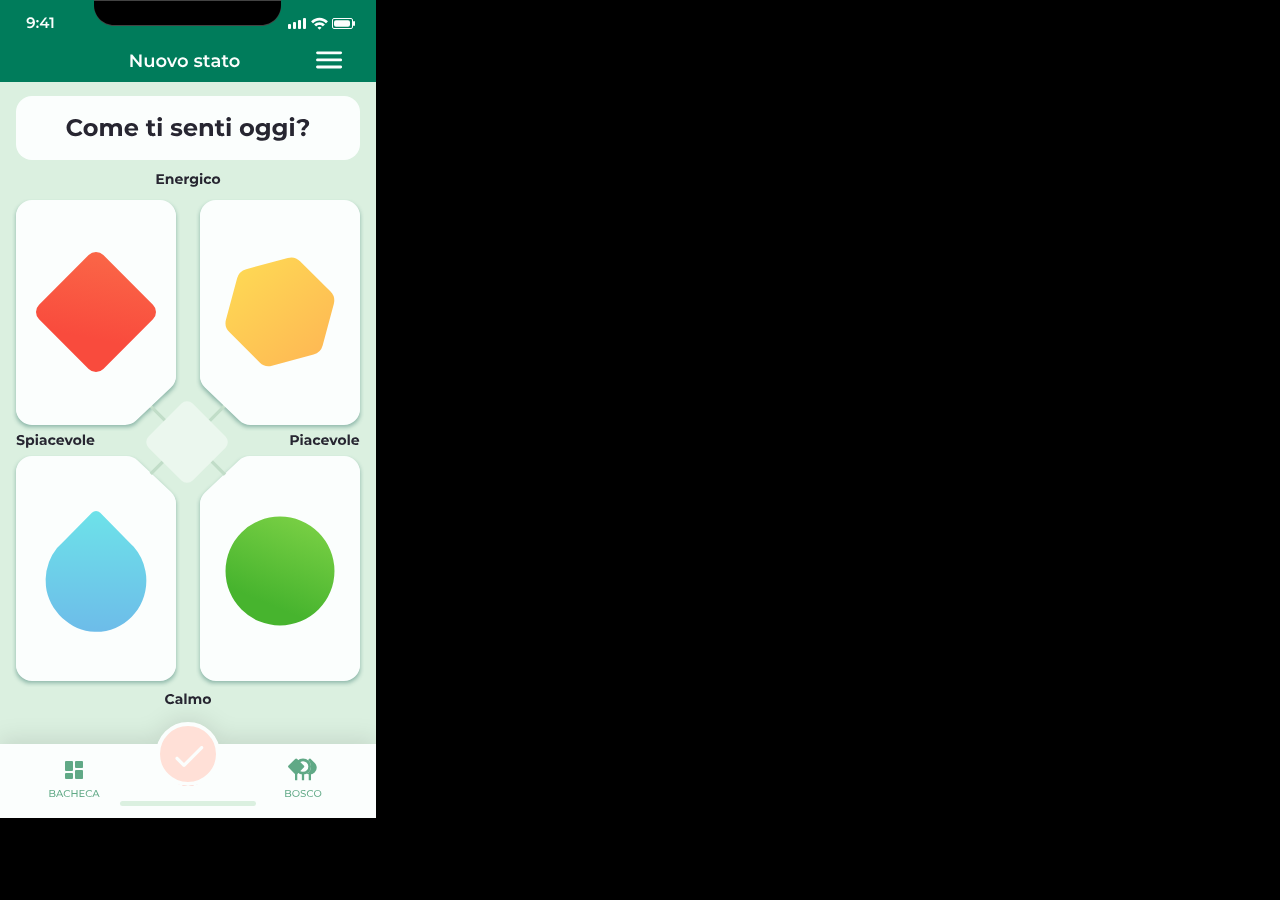
<file: app/index.html>
<!DOCTYPE html>
<html lang="en">
    <head>
        <script src="assets/js/jquery.min.js"></script>
        <meta name="Luca Meneguzzo">
        <title>Come ti senti oggi?</title>
        <link href="css/style.css" rel="stylesheet">
        <style>
        :root { --scale_popup: 1;
                --scale_chioma_1: 1;
                --scale_chioma_2: 1;
                --scale_chioma_3: 1;
                } /*Questa variabile mi servirà per i pop_up e per la dimensione finale delle chiome (dell'albero generato)*/
        </style>
    </head>
    <body style="padding: 0px; margin: 0px; background: #000000; overflow: hidden;">
        <section style="width: 376px; height: 812px; z-index: 0;">
            <div>
                <!-- Copertine -->
                <a><img src="assets/UI_sfondo.svg" style="width: 376px; height: 812px; z-index: 0; display: block;"></a>
                <a><img id="spiacevole_energico" class="posizione_copertine" src="assets/UI_non_espanso/spiacevole_energco.svg"></a>
                <a><img id="piacevole_energico" class="posizione_copertine" src="assets/UI_non_espanso/piacevole_energico.svg"></a>
                <a><img id="piacevole_calmo" class="posizione_copertine" src="assets/UI_non_espanso/piacevole_calmo.svg"></a>
                <a><img id="spiacevole_calmo" class="posizione_copertine" src="assets/UI_non_espanso/spiacevole_calmo.svg"></a>
                <a><img id="centro" class="posizione_copertine" src="assets/UI_non_espanso/centro.svg"></a>
                <!-- Navbar/Topbar-->
                <!-- ATTENTO,la funzione .show che serve per passare da dispay none a block funziona solo sell'id è dentro all'img! (dentro al <> che contiene il dispaly
                se il # lo tengo nel <a>, allora .show non funzionerà). fadeOut e fadeIn fanno la stessa cosa, solo con un'animazione-->
                <a><img id="navbar" class="posizione_UI" src="assets/albero/navbar_vuota.svg"></a>
                <a><img id="done_attivo" class="posizione_UI" src="assets/bottoni/abottone_done_attivo.svg"></a>
                <a><img id="done_inattivo" class="posizione_UI" src="assets/bottoni/abottone_done_inattivo.svg"></a>
                <a><img id="restart" class="posizione_UI" src="assets/bottoni/abottone_restart_attivo.svg"></a>
                <a><img id="topbar" class="posizione_UI" src="assets/bottoni/topbar.svg"></a>
                <a><img id="topbar_nerino" class="posizione_UI" src="assets/bottoni/topbar_nerino.svg"></a>
                <!-- albero -->
                <!-- UI -->
                <a><img id="sfondo_albero" class="posizione_UI" src="assets/albero/sfondopng_albero.png"></a>
                <a><img id="tronco" class="posizione_UI" src="assets/albero/tronco.svg"></a>
                <!-- 1 -->
                <a><img id="giallo_1" class="chiome_1" src="assets/albero/giallo_big.svg"></a>
                <a><img id="verde_1" class="chiome_1" src="assets/albero/verde_big.svg"></a>
                <a><img id="blu_1" class="chiome_1" src="assets/albero/blu_big.svg"></a>
                <a><img id="rosso_1" class="chiome_1" src="assets/albero/rosso_big.svg"></a>
                <!-- 2 -->
                <a><img id="giallo_2" class="chiome_2" src="assets/albero/giallo_small.svg"></a>
                <a><img id="verde_2" class="chiome_2" src="assets/albero/verde_small.svg"></a>
                <a><img id="blu_2" class="chiome_2" src="assets/albero/blu_small.svg"></a>
                <a><img id="rosso_2" class="chiome_2" src="assets/albero/rosso_small.svg"></a>
                <!-- 3 -->
                <a><img id="giallo_3" class="chiome_3" src="assets/albero/giallo_small.svg"></a>
                <a><img id="verde_3" class="chiome_3" src="assets/albero/verde_small.svg"></a>
                <a><img id="blu_3" class="chiome_3" src="assets/albero/blu_small.svg"></a>
                <a><img id="rosso_3" class="chiome_3" src="assets/albero/rosso_small.svg"></a>
                <!-- popup -->
                <a><img id="popup_sfondo" class="pop_up" src="assets/popup/popup_sfondo.svg" ></a>
                <a><img id="popup_card" class="pop_up" src="assets/popup/popup_card.svg" ></a>
                <a><img id="popup_done" class="pop_up" src="assets/popup/popup_done.svg" ></a> <!-- draggable="false"; mi permette di rendere non dragable le img nel popup, impedendo meglio un bug con il "onmouseup"-->
                <a><img id="popup_giallo" class="pop_up" onmousedown="timer()" onmouseup="no_timer()" draggable="false" src="assets/popup/popup_giallo.svg" ></a>
                <a><img id="popup_verde" class="pop_up" onmousedown="timer()" onmouseup="no_timer()" draggable="false" src="assets/popup/popup_verde.svg" ></a>
                <a><img id="popup_rosso" class="pop_up" onmousedown="timer()" onmouseup="no_timer()" draggable="false" src="assets/popup/popup_rosso.svg" ></a>
                <a><img id="popup_blu" class="pop_up" onmousedown="timer()" onmouseup="no_timer()" draggable="false" src="assets/popup/popup_blu.svg" ></a>
                <div id="popup_barra_sfondo" class="pop_up"></div>
                <div id="popup_barra_progresso" class="pop_up"></div>

            </div>
            <div>
                <!-- Bottoni -->
                <!-- verde_bottoni -->
                <a><img id="v1" class="posizione_bottoni" src="assets/bottoni/verde_rilassato.svg"></a>
                <a><img id="v2" class="posizione_bottoni" src="assets/bottoni/verde_spensierato.svg"></a>
                <a><img id="v3" class="posizione_bottoni" src="assets/bottoni/verde_sereno.svg"></a>
                <a><img id="v4" class="posizione_bottoni" src="assets/bottoni/verde_calmo.svg"></a>
                <!-- blu_bottoni -->
                <a><img id="b1" class="posizione_bottoni" src="assets/bottoni/blu_annoiato.svg"></a>
                <a><img id="b2" class="posizione_bottoni" src="assets/bottoni/blu_stanco.svg"></a>
                <a><img id="b3" class="posizione_bottoni" src="assets/bottoni/blu_malinconico.svg"></a>
                <a><img id="b4" class="posizione_bottoni" src="assets/bottoni/blu_triste.svg"></a>
                <!-- rosso_bottoni -->
                <a><img id="r1" class="posizione_bottoni" src="assets/bottoni/rosso_nervoso.svg"></a>
                <a><img id="r2" class="posizione_bottoni" src="assets/bottoni/rosso_teso.svg"></a>
                <a><img id="r3" class="posizione_bottoni" src="assets/bottoni/rosso_infastidito.svg"></a>
                <a><img id="r4" class="posizione_bottoni" src="assets/bottoni/rosso_irritato.svg"></a>
                <!-- giallo_bottoni -->
                <a><img id="g1" class="posizione_bottoni" src="assets/bottoni/giallo_eccitato.svg"></a>
                <a><img id="g2" class="posizione_bottoni" src="assets/bottoni/giallo_carico.svg"></a>
                <a><img id="g3" class="posizione_bottoni" src="assets/bottoni/giallo_felice.svg"></a>
                <a><img id="g4" class="posizione_bottoni" src="assets/bottoni/giallo_allegro.svg"></a>
            </div>
        </section>
        <script>

        //FUNZIONI per scomparsa
            function scompari_piacevole_calmo() {$("#piacevole_calmo").fadeOut(500)};
            function scompari_spiacevole_calmo() {$("#spiacevole_calmo").fadeOut(500)};
            function scompari_piacevole_energico() {$("#piacevole_energico").fadeOut(500)};
            function scompari_spiacevole_energico() {$("#spiacevole_energico").fadeOut(500)};

            $("#piacevole_calmo").on("click",scompari_piacevole_calmo)
            $("#spiacevole_calmo").on("click",scompari_spiacevole_calmo)
            $("#piacevole_energico").on("click",scompari_piacevole_energico)
            $("#spiacevole_energico").on("click",scompari_spiacevole_energico)

           //FUNZIONI variabile bottoni e tasti navbar

          var n_chiome = 0; //definisco il numero di chiome, quando la var sarà 3, allora i pulsanti non potranno essere premuti
          var stato_navbar = 0; //variabile per cambiare il bottone nella navbar
         setInterval(
            function done_attivo(){
            if (stato_navbar == 1) {$("#done_attivo").show()} },
             10);
//------------------------------------------------------------------------------------------------------------------------------
      /*COMPARSA POPUP*/
      function compari_popup_giallo() {
        $("#popup_sfondo").fadeIn(300);
        $("#popup_card").fadeIn(300);
        $("#popup_done").fadeIn(300);
        $("#popup_barra_progresso").fadeIn(300);
        $("#popup_barra_sfondo").fadeIn(300);
        $("#popup_giallo").fadeIn(300)
      };
      function compari_popup_verde() {
        $("#popup_sfondo").fadeIn(300);
        $("#popup_card").fadeIn(300);
        $("#popup_done").fadeIn(300);
        $("#popup_barra_progresso").fadeIn(300);
        $("#popup_barra_sfondo").fadeIn(300);
        $("#popup_verde").fadeIn(300)
      };
      function compari_popup_rosso() {
        $("#popup_sfondo").fadeIn(300);
        $("#popup_card").fadeIn(300);
        $("#popup_done").fadeIn(300);
        $("#popup_barra_progresso").fadeIn(300);
        $("#popup_barra_sfondo").fadeIn(300);
        $("#popup_rosso").fadeIn(300)
      };
      function compari_popup_blu() {
        $("#popup_sfondo").fadeIn(300);
        $("#popup_card").fadeIn(300);
        $("#popup_done").fadeIn(300);
        $("#popup_barra_progresso").fadeIn(300);
        $("#popup_barra_sfondo").fadeIn(300);
        $("#popup_blu").fadeIn(300)
      };

      /*FUNIONI POPUP*/
      var chioma = [0]; //uso un'array così poi mi sarà facile trasferire questo valore ad un'array complessiva con tutte le grandezze
      var chiome_finalsize = []; //in questa variabile inserisco i valori generati, di volta in volta, dai popup. Poi l auso per generare la dimensione delle chiomi finali
      var interval_1 = null; /*variabile necessaria per fermare il setInterval con onmouseup*/

      var r = document.querySelector(':root'); /* Creo una variabile javascript per trovare la variabile --scale_popup*/
      /*chiamo la funzione per cambiare la variabile css --scale_popup.
      Mi rendo conto sia estremamente sporca questa funzione, ma non ho trovato un modo per aggiungere ad una variabile css un "tot" più il suo valore precedente*/
      function ingrandiscimi() {
        if(chioma[0] == 1) {r.style.setProperty("--scale_popup", "1.3"); $("#popup_barra_progresso").width(34)} // la prima linea mi cambia la variabile css, la seconda  mi modifica la lunghezza della barra
        else if (chioma[0] == 2) {r.style.setProperty("--scale_popup", "1.6"); $("#popup_barra_progresso").width(56)}
        else if (chioma[0] == 3) {r.style.setProperty("--scale_popup", "1.9"); $("#popup_barra_progresso").width(78)}
        else if (chioma[0] == 4) {r.style.setProperty("--scale_popup", "2.2"); $("#popup_barra_progresso").width(100)}
        else if (chioma[0] == 5) {r.style.setProperty("--scale_popup", "2.5"); $("#popup_barra_progresso").width(122)}
        else if (chioma[0] == 6) {r.style.setProperty("--scale_popup", "2.8"); $("#popup_barra_progresso").width(144)}
        else if (chioma[0] == 7) {r.style.setProperty("--scale_popup", "3.1"); $("#popup_barra_progresso").width(166)}
        else if (chioma[0] == 8) {r.style.setProperty("--scale_popup", "3.4"); $("#popup_barra_progresso").width(188)}
        else if (chioma[0] == 9) {r.style.setProperty("--scale_popup", "3.7"); $("#popup_barra_progresso").width(210)}
        else if (chioma[0] == 10) {r.style.setProperty("--scale_popup", "4"); $("#popup_barra_progresso").width(232)}
      };

      /*funzione per chiamare l'ingrandimento della chioma e aumentare la var per la dimensione fino a 10*/
      function ingrandisci_chioma() {
        if (chioma[0]<= 10) {
      ingrandiscimi();
      chioma[0] = chioma[0] + 1;
      console.log(chioma); }
      };

      /* queste funzioni le chiamo direttamente nel html dell'oggetto*/
      function timer() {interval_1 = setInterval(ingrandisci_chioma, 400)};
      function no_timer() {clearInterval(interval_1);};

      /*Funzione per dare il done al popup*/
      function popup_done() {
        $("#popup_sfondo").fadeOut(300); // resetto le immagini a dispaly none, pronte per essere usate in un uovo popup
        $("#popup_card").fadeOut(300);
        $("#popup_done").fadeOut(300);
        $("#popup_barra_progresso").width(12)
        $("#popup_barra_progresso").fadeOut(300);
        $("#popup_barra_sfondo").fadeOut(300);
        $("#popup_giallo").fadeOut(300);
        $("#popup_verde").fadeOut(300);
        $("#popup_rosso").fadeOut(300);
        $("#popup_blu").fadeOut(300);
        chiome_finalsize.push(chioma[0]);//immetto il valore dell'array chioma nel array finale, in modo da tracciare la seguenza delle dimensioni delle chiome
        console.log(chiome_finalsize);
        chioma[0] = 0; // resetto la mia array da utilizzare nei prossimi popup
        r.style.setProperty("--scale_popup", "1"); // resetto la dimensione della chioma nel popup
        clearInterval(interval_1); //in caso di bug, questo lo limita ad un singolo popup
        stato_navbar = 1;//attivo la navbar
      };
      $("#popup_done").on("click",popup_done);

//------------------------------------------------------------------------------------------------------------------------------

            //CREAZIONE ALBERI
            /*funzione per chiamre gli elementi costanti dell'albero. Si potrebbe pensare di farli "arrivare" dal lato, come uno slide*/
            function genera_sfondo(){
              $("#restart").fadeIn(400);
              $("#sfondo_albero").fadeIn(400);
              $("#tronco").fadeIn(400);
              genera_chiome_1();/*chiamo tutte le funzioni per generare le chiome*/
              genera_chiome_2();
              genera_chiome_3();
              console.log(albero);};

            $("#done_attivo").on("click",genera_sfondo); //chiamo lo sfondo_albero

            //refresh della pagina quando click su il bottone restart
            $("#restart").on("click",restart)
            function restart() {document.location.reload(500)}

            /*DEFINIZIONE DIMENSIONI CHIOME*/
            /*definisco la dimensione della prima, seconda e terza chioma in base alla dimensione decisa previamente nei popup (attraverso la array che traccia le decisione degli utenti)*/
            function dimensione_chioma_1() {
              if (chiome_finalsize[0] == 0) {r.style.setProperty("--scale_chioma_1", "0.5")}
              else if (chiome_finalsize[0] == 1) {r.style.setProperty("--scale_chioma_1", "0.55")}
              else if (chiome_finalsize[0] == 2) {r.style.setProperty("--scale_chioma_1", "0.6")}
              else if (chiome_finalsize[0] == 3) {r.style.setProperty("--scale_chioma_1", "0.65")}
              else if (chiome_finalsize[0] == 4) {r.style.setProperty("--scale_chioma_1", "0.7")}
              else if (chiome_finalsize[0] == 5) {r.style.setProperty("--scale_chioma_1", "0.75")}
              else if (chiome_finalsize[0] == 6) {r.style.setProperty("--scale_chioma_1", "0.8")}
              else if (chiome_finalsize[0] == 7) {r.style.setProperty("--scale_chioma_1", "0.85")}
              else if (chiome_finalsize[0] == 8) {r.style.setProperty("--scale_chioma_1", "0.9")}
              else if (chiome_finalsize[0] == 9) {r.style.setProperty("--scale_chioma_1", "1")}
              else if (chiome_finalsize[0] == 10) {r.style.setProperty("--scale_chioma_1", "1.1")}
            };

            function dimensione_chioma_2() {
              if (chiome_finalsize[1] == 0) {r.style.setProperty("--scale_chioma_2", "0.5")}
              else if (chiome_finalsize[1] == 1) {r.style.setProperty("--scale_chioma_2", "0.55")}
              else if (chiome_finalsize[1] == 2) {r.style.setProperty("--scale_chioma_2", "0.6")}
              else if (chiome_finalsize[1] == 3) {r.style.setProperty("--scale_chioma_2", "0.65")}
              else if (chiome_finalsize[1] == 4) {r.style.setProperty("--scale_chioma_2", "0.7")}
              else if (chiome_finalsize[1] == 5) {r.style.setProperty("--scale_chioma_2", "0.75")}
              else if (chiome_finalsize[1] == 6) {r.style.setProperty("--scale_chioma_2", "0.8")}
              else if (chiome_finalsize[1] == 7) {r.style.setProperty("--scale_chioma_2", "0.85")}
              else if (chiome_finalsize[1] == 8) {r.style.setProperty("--scale_chioma_2", "0.9")}
              else if (chiome_finalsize[1] == 9) {r.style.setProperty("--scale_chioma_2", "1")}
              else if (chiome_finalsize[1] == 10) {r.style.setProperty("--scale_chioma_2", "1.1")}
            };

            function dimensione_chioma_3() {
              if (chiome_finalsize[2] == 0) {r.style.setProperty("--scale_chioma_3", "0.5")}
              else if (chiome_finalsize[2] == 1) {r.style.setProperty("--scale_chioma_3", "0.55")}
              else if (chiome_finalsize[2] == 2) {r.style.setProperty("--scale_chioma_3", "0.6")}
              else if (chiome_finalsize[2] == 3) {r.style.setProperty("--scale_chioma_3", "0.65")}
              else if (chiome_finalsize[2] == 4) {r.style.setProperty("--scale_chioma_3", "0.7")}
              else if (chiome_finalsize[2] == 5) {r.style.setProperty("--scale_chioma_3", "0.75")}
              else if (chiome_finalsize[2] == 6) {r.style.setProperty("--scale_chioma_3", "0.8")}
              else if (chiome_finalsize[2] == 7) {r.style.setProperty("--scale_chioma_3", "0.85")}
              else if (chiome_finalsize[2] == 8) {r.style.setProperty("--scale_chioma_3", "0.9")}
              else if (chiome_finalsize[2] == 9) {r.style.setProperty("--scale_chioma_3", "1")}
              else if (chiome_finalsize[2] == 10) {r.style.setProperty("--scale_chioma_3", "1.1")}
            };


            /* in questa funzione utilizzo "or", definito da "||". Significa che la funzioner si attiva se ALMENO UNA delle qgualianze è verà uno dei valori
            STA ATTENTO, devi ripetere ogni volta l'egualianza: Sì--> (albero[0] == "v1" || albero[0] == "v2") NO--> (albero[0] == "v1" || "v2") */
            function genera_chiome_1(){
              //verde
              if ( albero[0] == "v1" || albero[0] == "v2" ||  albero[0] == "v3" ||  albero[0] == "v4") { $("#verde_1").fadeIn(400); dimensione_chioma_1();};
              //giallo
              if ( albero[0] == "g1" || albero[0] == "g2" ||  albero[0] == "g3" ||  albero[0] == "g4") { $("#giallo_1").fadeIn(400); dimensione_chioma_1();};
              //rosso
              if ( albero[0] == "r1" || albero[0] == "r2" ||  albero[0] == "r3" ||  albero[0] == "r4")  { $("#rosso_1").fadeIn(400); dimensione_chioma_1();};
              //blu
              if ( albero[0] == "b1" || albero[0] == "b2" ||  albero[0] == "b3" ||  albero[0] == "b4")  { $("#blu_1").fadeIn(400); dimensione_chioma_1();};
            };

            function genera_chiome_2(){
              //verde
              if ( albero[1] == "v1" || albero[1] == "v2" ||  albero[1] == "v3" ||  albero[1] == "v4") { $("#verde_2").fadeIn(400); dimensione_chioma_2();};
              //giallo
              if ( albero[1] == "g1" || albero[1] == "g2" ||  albero[1] == "g3" ||  albero[1] == "g4") { $("#giallo_2").fadeIn(400); dimensione_chioma_2();};
              //rosso
              if ( albero[1] == "r1" || albero[1] == "r2" ||  albero[1] == "r3" ||  albero[1] == "r4")  { $("#rosso_2").fadeIn(400); dimensione_chioma_2();};
              //blu
              if ( albero[1] == "b1" || albero[1] == "b2" ||  albero[1] == "b3" ||  albero[1] == "b4")  { $("#blu_2").fadeIn(400); dimensione_chioma_2();};
            };

            function genera_chiome_3(){
              //verde
              if ( albero[2] == "v1" || albero[2] == "v2" ||  albero[2] == "v3" ||  albero[2] == "v4") { $("#verde_3").fadeIn(400); dimensione_chioma_3();};
              //giallo
              if ( albero[2] == "g1" || albero[2] == "g2" ||  albero[2] == "g3" ||  albero[2] == "g4") { $("#giallo_3").fadeIn(400); dimensione_chioma_3();};
              //rosso
              if ( albero[2] == "r1" || albero[2] == "r2" ||  albero[2] == "r3" ||  albero[2] == "r4")  { $("#rosso_3").fadeIn(400); dimensione_chioma_3();};
              //blu
              if ( albero[2] == "b1" || albero[2] == "b2" ||  albero[2] == "b3" ||  albero[2] == "b4")  { $("#blu_3").fadeIn(400); dimensione_chioma_3();};
            };

//------------------------------------------------------------------------------------------------------------------------------
var albero = [];//variabile Array, è una variabile con più valori (una variabile array https://www.w3schools.com/js/js_arrays.asp)

      //SCOMPARSA BOTTONI
      function gestione_varibili() {
        n_chiome = n_chiome + 1; //aumento di 1 il numero delle chiome
        console.log(albero);
      }
  //bottoni verdi
           function click_v1() {
             if ( n_chiome < 3) {
                $("#v1").fadeOut(500);
                albero.push("v1"); //aggiungo un valore alla variabile array albero, con la funzione .push()
                gestione_varibili();
                compari_popup_verde()}
              };
            $("#v1").on("click",click_v1); // chiamo la funzione dicendo di apparire on click sull'elemento v1

           function click_v2() {
              if ( n_chiome < 3) {
                 $("#v2").fadeOut(500);
                 albero.push("v2");
                 gestione_varibili();
                 compari_popup_verde()}
               };
             $("#v2").on("click",click_v2);

          function click_v3() {
               if ( n_chiome < 3) {
                  $("#v3").fadeOut(500);
                  albero.push("v3");
                  gestione_varibili();
                  compari_popup_verde()}
                };
              $("#v3").on("click",click_v3);

              function click_v4() {
                if ( n_chiome < 3) {
                   $("#v4").fadeOut(500);
                   albero.push("v4");
                   gestione_varibili();
                   compari_popup_verde()}
                 };
               $("#v4").on("click",click_v4);

//bottoni rossi
              function click_r1() {
                if ( n_chiome < 3) {
                   $("#r1").fadeOut(500);
                   albero.push("r1");
                   gestione_varibili();
                   compari_popup_rosso()}
                 };
               $("#r1").on("click",click_r1);

               function click_r2() {
                 if ( n_chiome < 3) {
                    $("#r2").fadeOut(500);
                    albero.push("r2");
                    gestione_varibili();
                    compari_popup_rosso()}
                  };
                $("#r2").on("click",click_r2);

                function click_r3() {
                  if ( n_chiome < 3) {
                     $("#r3").fadeOut(500);
                     albero.push("r3");
                     gestione_varibili();
                     compari_popup_rosso()}
                   };
                 $("#r3").on("click",click_r3);

                 function click_r4() {
                   if ( n_chiome < 3) {
                      $("#r4").fadeOut(500);
                      albero.push("r4");
                      gestione_varibili();
                      compari_popup_rosso()}
                    };
                  $("#r4").on("click",click_r4);

  //bottoni gialli
             function click_g1() {
               if ( n_chiome < 3) {
                  $("#g1").fadeOut(500);
                  albero.push("g1");
                  gestione_varibili();
                  compari_popup_giallo()}
                };
              $("#g1").on("click",click_g1);

              function click_g2() {
                if ( n_chiome < 3) {
                   $("#g2").fadeOut(500);
                   albero.push("g2");
                   gestione_varibili();
                   compari_popup_giallo()}
                 };
               $("#g2").on("click",click_g2);

               function click_g3() {
                 if ( n_chiome < 3) {
                    $("#g3").fadeOut(500);
                    albero.push("g3");
                    gestione_varibili();
                    compari_popup_giallo()}
                  };
                $("#g3").on("click",click_g3);

                function click_g4() {
                  if ( n_chiome < 3) {
                     $("#g4").fadeOut(500);
                     albero.push("g4");
                     gestione_varibili();
                     compari_popup_giallo()}
                   };
                 $("#g4").on("click",click_g4);

 //bottoni blu
                  function click_b1() {
                    if ( n_chiome < 3) {
                       $("#b1").fadeOut(500);
                       albero.push("b1");
                       gestione_varibili();
                     compari_popup_blu()}
                     };
                   $("#b1").on("click",click_b1);

               function click_b2() {
                 if ( n_chiome < 3) {
                    $("#b2").fadeOut(500);
                    albero.push("b2");
                    gestione_varibili();
                    compari_popup_blu()}
                  };
                $("#b2").on("click",click_b2);

                function click_b3() {
                  if ( n_chiome < 3) {
                     $("#b3").fadeOut(500);
                     albero.push("b3");
                     gestione_varibili();
                     compari_popup_blu()}
                   };
                 $("#b3").on("click",click_b3);

                 function click_b4() {
                   if ( n_chiome < 3) {
                      $("#b4").fadeOut(500);
                      albero.push("b4");
                      gestione_varibili();
                      compari_popup_blu()}
                    };
                  $("#b4").on("click",click_b4);

        </script>
    </body>
</html>
</file>
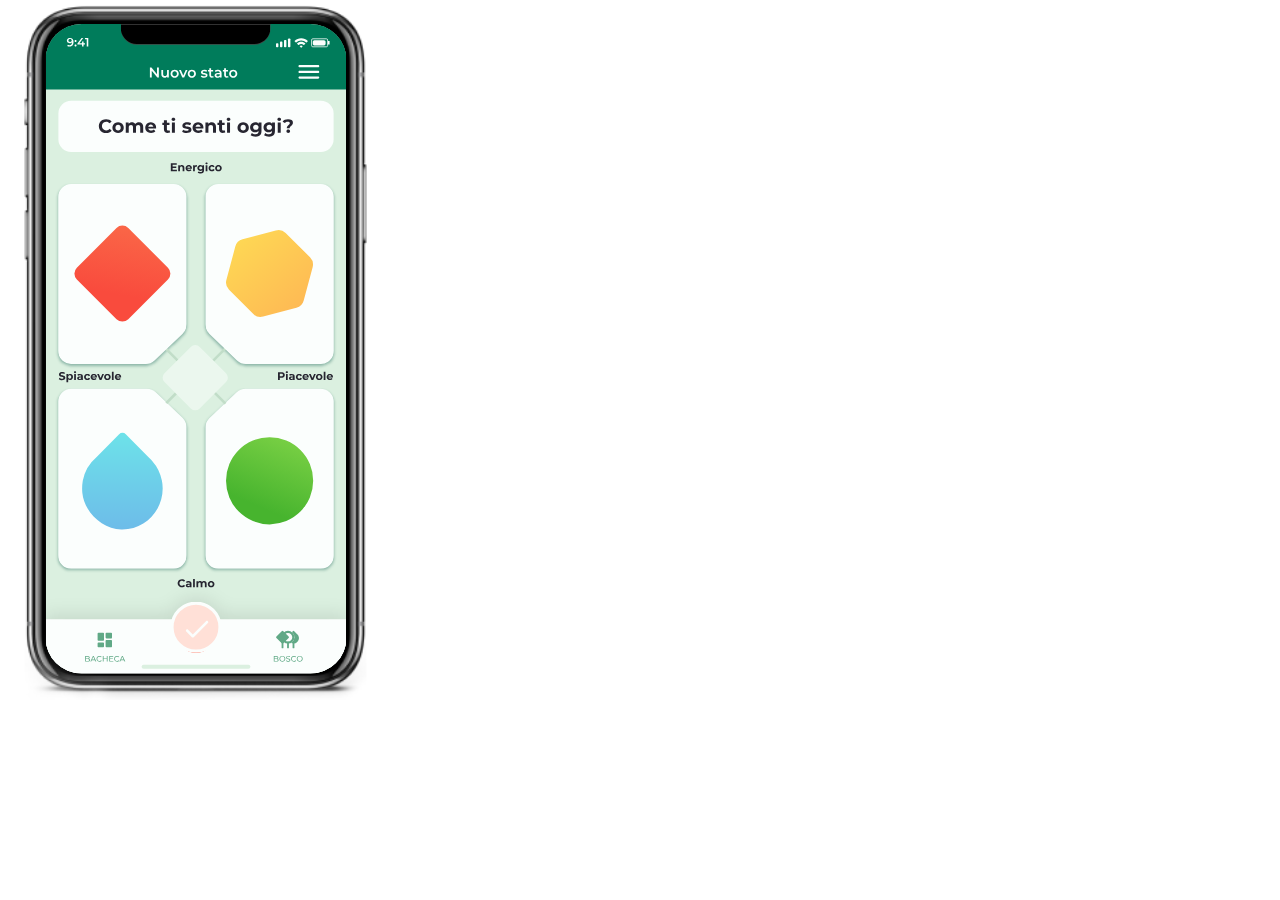
<file: prototipo.html>
<!doctype html>
<html lang="en">
  <head>
    <!-- Required meta tags -->
    <meta charset="utf-8">
    <meta name="viewport" content="width=device-width, initial-scale=1">
    <title>Growe</title>

    <style>
        body{
            overflow: hidden;
        }
        iframe{
            overflow: hidden;
            position: relative;
            margin-top: 1rem;
            z-index: 1;
            transform: scale(0.8);
            transform-origin: top center;
            border-radius: 45px;
            border: none;
        }
        img{
            position:absolute;
            transform: scale(1.353);
            transform-origin: top center;
            top: 0.1rem;
            left: 4.3rem;
        }
    </style>
  </head>

<body>
        <div>
            <iframe src="app/index.html" height="812px" width="376px"></iframe>
            <img src="img/telefono.png" alt="">
        </div>
</body>
</file>
<file: app/css/style.css>
/* Stile copertine */
.posizione_copertine {z-index: 3; width: 160px; height: 224px; display: block; position: absolute; float: right; cursor: pointer;}

#spiacevole_energico {top: 201px; left: 16px;}
#piacevole_energico {top: 201px; left: 200px;}
#piacevole_calmo {top: 457px; left: 200px;}
#spiacevole_calmo {top: 457px; left: 16px;}
#centro {z-index: 1; width: 89px; height: 89px; top: 398px; left: 143.47px; cursor: context-menu;}

/* Stile UI */
.posizione_UI {position: absolute; float: right;}

#navbar { z-index: 5; width: 376px; height: 94px; top: 729px; left: 0px; display: block;}
#done_attivo { z-index: 7; width: 64px; height: 64px; top: 722px; left: 156px; display: none; cursor: pointer;}
#done_inattivo { z-index: 6; width: 64px; height: 64px; top: 722px; left: 156px; display: block;}
#restart { z-index: 8; width: 64px; height: 64px; top: 722px; left: 156px; display: none; cursor: pointer;}
#topbar { z-index: 10; width: 376px; height: 94px; top: -5px; left: 0px; display: block;}
#topbar_nerino { z-index: 11; width: 187px; height: 26px; top: 0px; left: 94px; display: block;}


#sfondo_albero {z-index: 4; width: 376px; height: 812px; top: 0px; position: absolute; float: right; left: 0px; display: none;}
#tronco {z-index: 6; width: 114px; height: 411px; top: 268px; position: absolute; float: right; left: 131px; display: none;}

/* Stile chiome*/
.chiome_1 {z-index: 5; position: absolute; float: right; display: none; transform: scale(var(--scale_chioma_1));}
#giallo_1 { width: 294px; height: 392px; top: 90px; left: 38px;}
#verde_1 { width: 370px; height: 392px; top: 85px; left: 5px;}
#blu_1 { width: 370px; height: 307px; top: 120px; left: 3px;}
#rosso_1 { width: 303px; height: 360px; top: 110px; left: 37px;}

.chiome_2 {z-index: 7; width: 197px; height: 202px; top: 384px; position: absolute; float: right; left: 126px; display: none; transform: scale(var(--scale_chioma_2));}
#giallo_2 {}
#verde_2 {}
#blu_2 {}
#rosso_2 {}

.chiome_3 {z-index: 7; width: 197px; height: 202px; top: 91px; position: absolute; float: right; left: 90px; display: none; transform: scale(var(--scale_chioma_3));}
#giallo_3 {}
#verde_3 {}
#blu_3 {}
#rosso_3 {}

/* Stile bottoni */
.posizione_bottoni {z-index: 2; width: 68px; height: 22,5px; position: absolute; float: right; display: block; transition: transform 0.5s; cursor: pointer;}
.posizione_bottoni:hover {z-index: 3; transform: scale(2.3); transform-origin: center center;}

#v1 {top: 468px; left: 284px; transform-origin: top right;}
#v2 {top: 521px; left: 205px; transform-origin: top left;}
#v3 {top: 580px; left: 281px; transform-origin: top right;}
#v4 {top: 636px; left: 213px; transform-origin: bottom left;}
#b1 {top: 468px; left: 22px; transform-origin: top left;}
#b2 {top: 519px; left: 105px; transform-origin: top right;}
#b3 {top: 583px; left: 22px; transform-origin: center left;}
#b4 {top: 634px; left: 85px; transform-origin: bottom center;}
#r1 {top: 220px; left: 86px; transform-origin: top center;}
#r2 {top: 273px; left: 23px; transform-origin: top left;}
#r3 {top: 332px; left: 106px; transform-origin: bottom right;}
#r4 {top: 385px; left: 28px; transform-origin: bottom left;}
#g1 {top: 217px; left: 214px; transform-origin: top left;}
#g2 {top: 283px; left: 280px; transform-origin: center right;}
#g3 {top: 329px; left: 202px; transform-origin: center left;}
#g4 {top: 379px; left: 280px; transform-origin: bottom right;}

/*Area_popup*/

.pop_up {z-index: 12; position: absolute; float: right; }
#popup_sfondo {width: 376px; height: 823px; top: 0px;  left: 0px; display: none;}
#popup_barra_progresso {width: 12px; height: 8px; top: 550px;  left: 77px; display: none; background-color: rgb(122, 196, 125); border-radius: 25px; transition: width 0.2s;}
#popup_barra_sfondo {width: 232px; height: 8px; top: 550px;  left: 77px; display: none; background-color: rgb(204, 227, 205); border-radius: 25px;}
#popup_card {z-index: 12; width: 344px; height: 444.68px; top: 215px;  left: 16px; display: none;}
#popup_done {z-index: 12; width: 56px; height: 56px; top: 570px;  left: 160px; display: none; cursor: pointer;}
#popup_giallo {z-index: 12; width: 53.47px; height: 53.47px; top: 390px;  left: 161px; display: none;
    transform: scale(var(--scale_popup)); transition: transform 0.4s; cursor: pointer;}
#popup_verde {z-index: 12; width: 53.47px; height: 53.47px; top: 390px;  left: 161px; display: none;
    transform: scale(var(--scale_popup)); transition: transform 0.4s; cursor: pointer;}
#popup_rosso {z-index: 12; width: 53.47px; height: 53.47px; top: 390px;  left: 161px; display: none;
    transform: scale(var(--scale_popup)); transition: transform 0.4s; cursor: pointer;}
#popup_blu {z-index: 12; width: 53.47px; height: 53.47px; top: 390px;  left: 161px; display: none;
    transform: scale(var(--scale_popup)); transition: transform 0.4s; cursor: pointer;}
</file>
